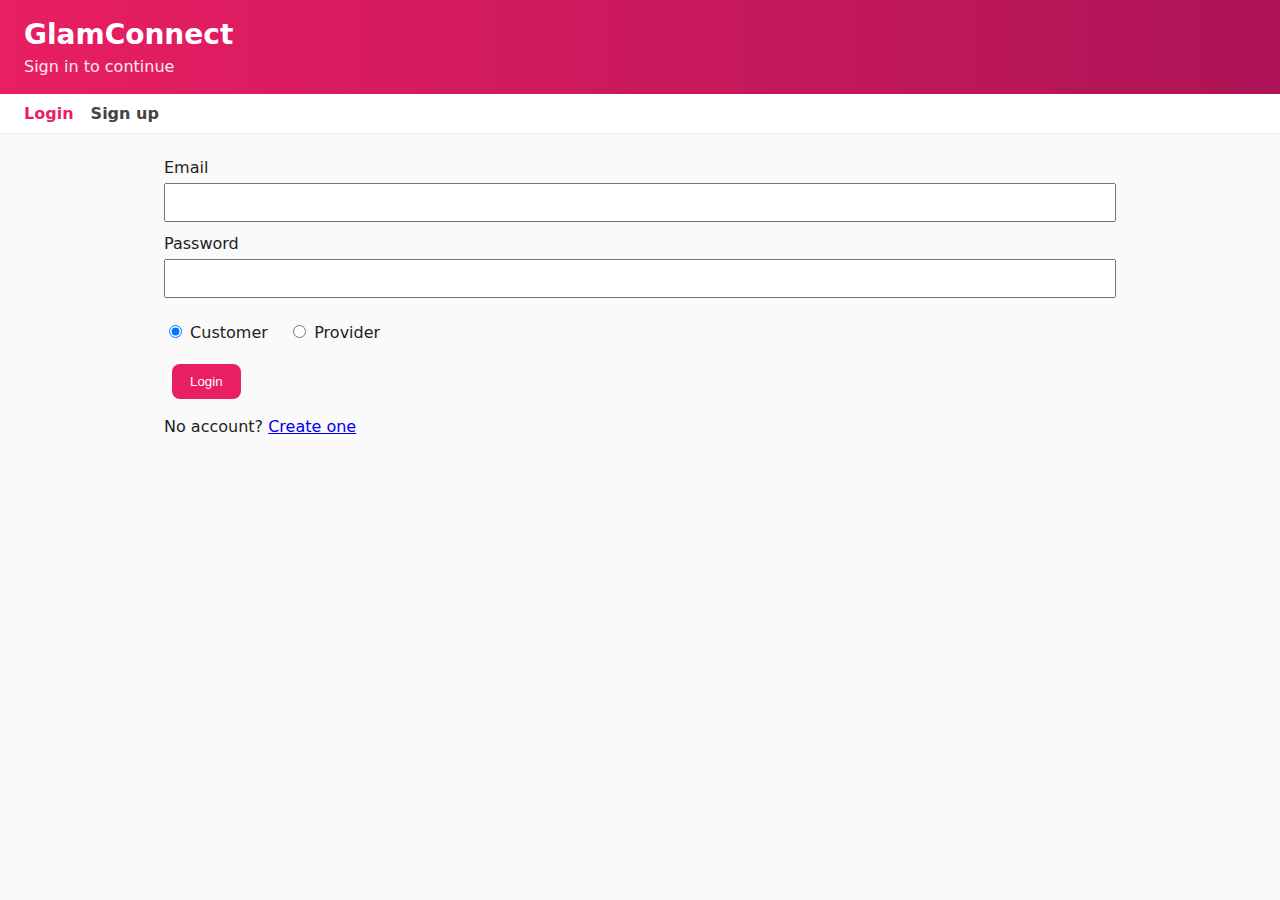
<file: doc/high-fidelity-prototype/index.html>
<!DOCTYPE html>
<html lang="en">
<head>
  <meta charset="UTF-8">
  <title>Login – GlamConnect</title>
  <link rel="stylesheet" href="styles.css">
</head>
<body>
  <header>
    <h1>GlamConnect</h1>
    <p>Sign in to continue</p>
  </header>

  <nav class="topnav">
    <a href="index.html" class="active">Login</a>
    <a href="signup.html">Sign up</a>
  </nav>

  <div class="main">
    <form onsubmit="
      const role = document.querySelector('input[name=role]:checked')?.value || 'customer';
      const target = role === 'provider'
        ? 'provider/home.html'
        : 'customer/home.html';
      location.href = target; 
      return false;">
      
      <label>Email</label><br>
      <input type="email" required style="width:100%;padding:10px;margin:6px 0 12px;"><br>
      
      <label>Password</label><br>
      <input type="password" required style="width:100%;padding:10px;margin:6px 0 16px;"><br>

      <div style="margin:8px 0 14px;">
        <label><input type="radio" name="role" value="customer" checked> Customer</label>
        &nbsp;&nbsp;
        <label><input type="radio" name="role" value="provider"> Provider</label>
      </div>

      <button class="button" type="submit">Login</button>
    </form>
    
    <p style="margin-top:10px;">No account? <a href="signup.html">Create one</a></p>
  </div>
</body>
</html>
</file>
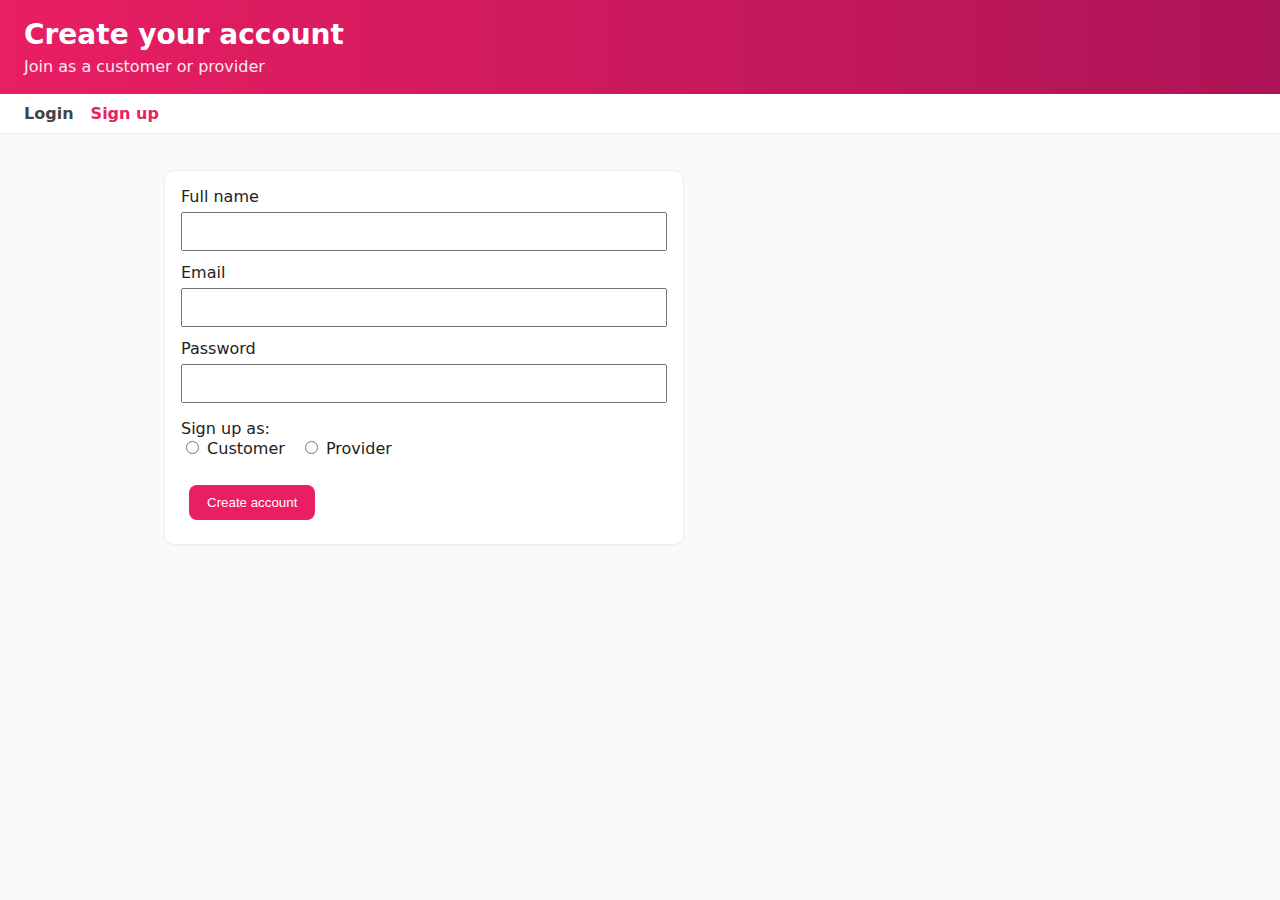
<file: doc/high-fidelity-prototype/signup.html>
<!DOCTYPE html>
<html lang="en">
<head>
  <meta charset="UTF-8">
  <title>Sign up – GLAM Connect</title>
  <link rel="stylesheet" href="styles.css">
</head>
<body>
  <header>
    <h1>Create your account</h1>
    <p>Join as a customer or provider</p>
  </header>

  <nav class="topnav">
    <a href="index.html">Login</a>
    <a href="signup.html" class="active">Sign up</a>
  </nav>

  <div class="main">
    <div class="card" style="max-width:520px;">
      <form onsubmit="redirectUser(); return false;">
        <label>Full name</label><br>
        <input required style="width:100%;padding:10px;margin:6px 0 12px;"><br>

        <label>Email</label><br>
        <input type="email" required style="width:100%;padding:10px;margin:6px 0 12px;"><br>

        <label>Password</label><br>
        <input type="password" required style="width:100%;padding:10px;margin:6px 0 16px;"><br>

        <!-- NEW: role selection -->
        <label>Sign up as:</label><br>
        <input type="radio" name="role" value="customer" required> Customer
        <input type="radio" name="role" value="provider" required style="margin-left:15px;"> Provider
        <br><br>

        <button class="button" type="submit">Create account</button>
      </form>
    </div>
  </div>

  <script>
    function redirectUser() {
      const role = document.querySelector('input[name="role"]:checked').value;
      if (role === "customer") {
        location.href = "customer/home.html";
      } else {
        location.href = "provider/home.html";
      }
    }
  </script>
</body>
</html>
</file>
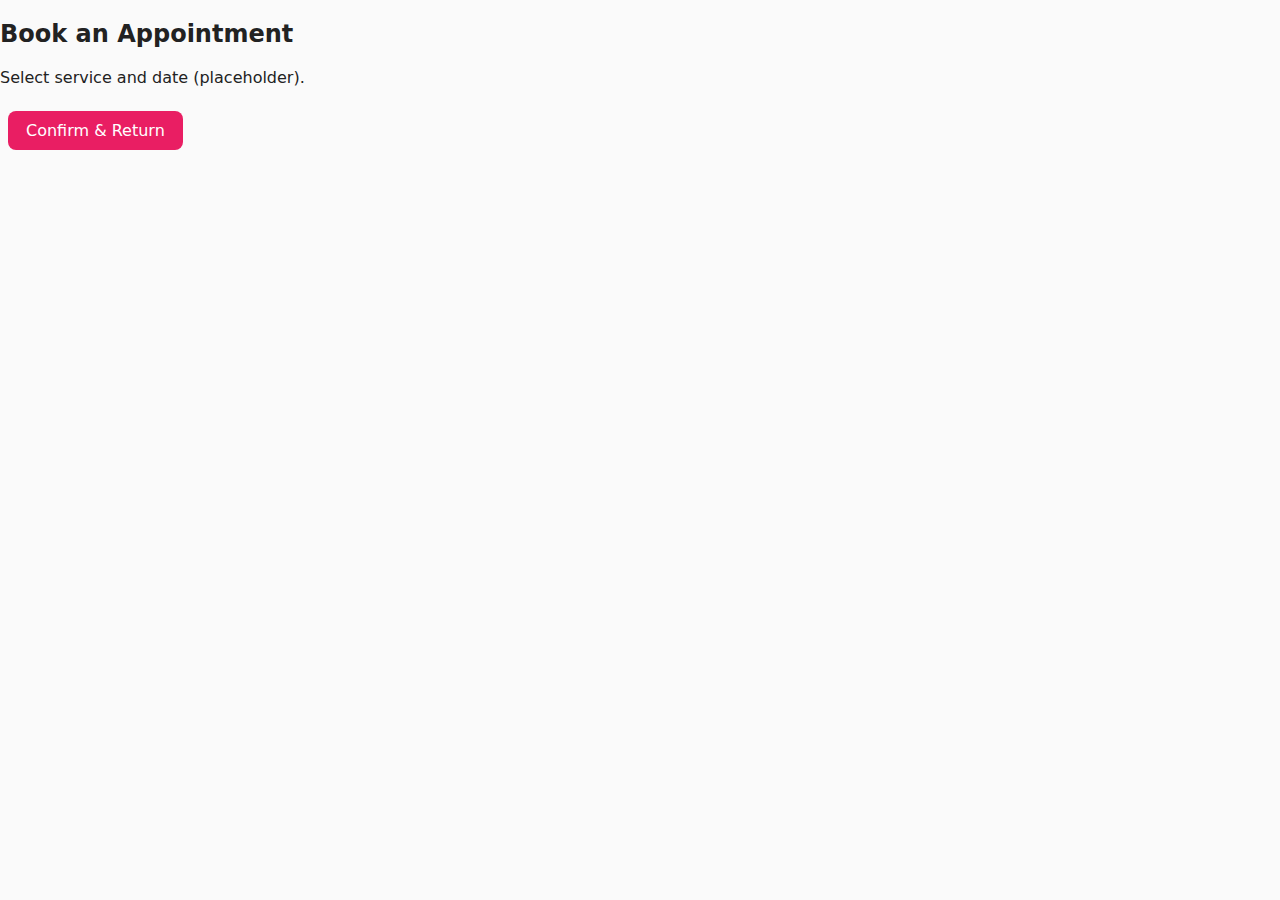
<file: doc/high-fidelity-prototype/customer/book.html>
<!DOCTYPE html>
<html lang="en">
<head>
  <meta charset="UTF-8">
  <title>Book Appointment</title>
  <link rel="stylesheet" href="../styles.css">
</head>
<body>
  <h2>Book an Appointment</h2>
  <p>Select service and date (placeholder).</p>
  <a class="button" href="home.html">Confirm & Return</a>
</body>
   
</html>
</file>
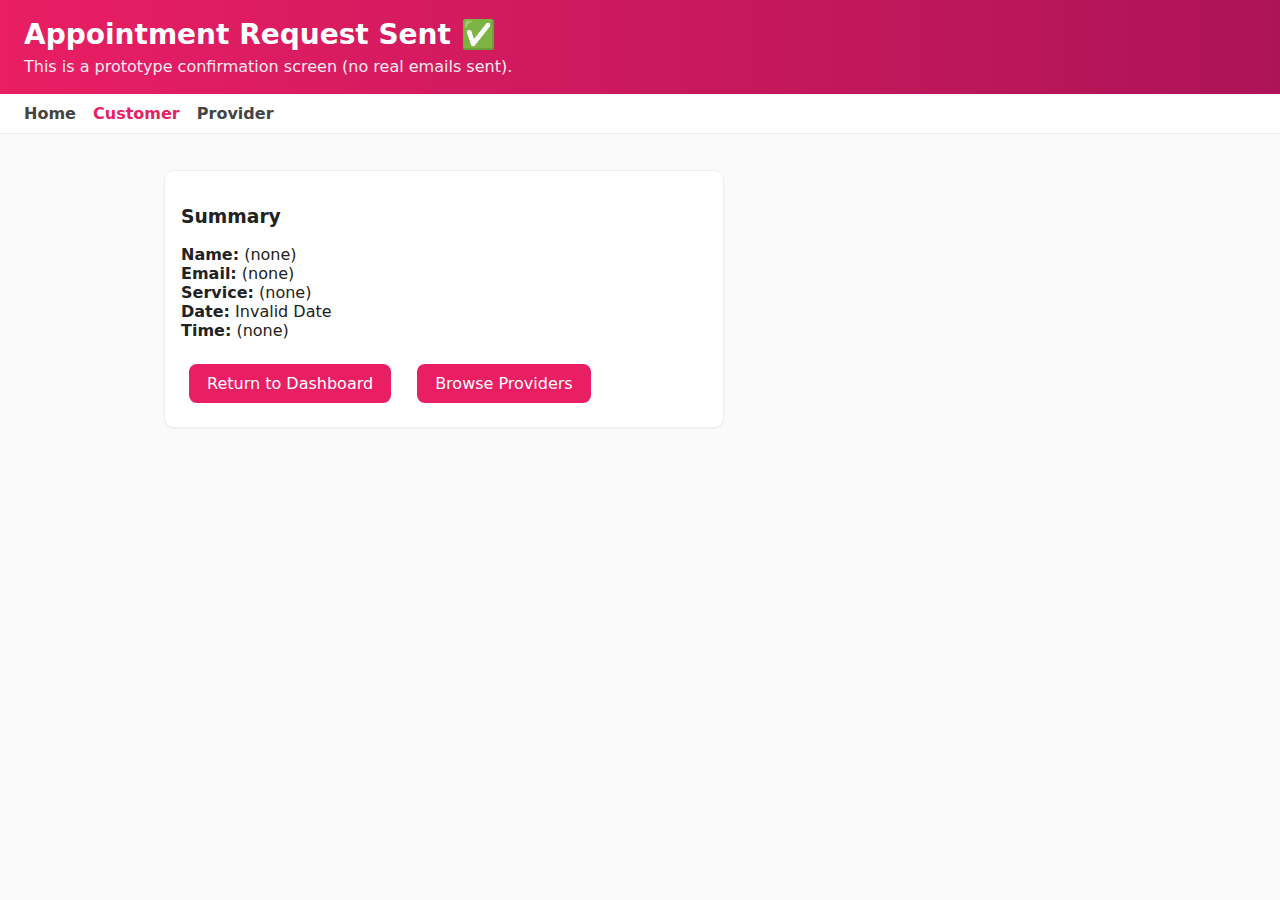
<file: doc/high-fidelity-prototype/customer/booking-confirmation.html>
<!DOCTYPE html>
<html lang="en">
<head>
  <meta charset="UTF-8" />
  <title>Booking Confirmed – GLAM Connect</title>
  <link rel="stylesheet" href="../styles.css" />
</head>
<body>
  <header>
    <h1>Appointment Request Sent ✅</h1>
    <p>This is a prototype confirmation screen (no real emails sent).</p>
  </header>

  <nav class="topnav">
    <a href="../index.html">Home</a>
    <a href="home.html" class="active">Customer</a>
    <a href="../provider/home.html">Provider</a>
  </nav>

  <div class="main">
    <div class="card" style="max-width:560px;">
      <h3>Summary</h3>
      <p id="summary">Loading…</p>

      <div style="display:flex; gap:10px; flex-wrap:wrap; margin-top:12px;">
        <a class="button" href="home.html">Return to Dashboard</a>
        <a class="button ghost" href="browse.html">Browse Providers</a>
      </div>
    </div>
  </div>

  <script>
    // Read query string to show a simple summary
    const params = new URLSearchParams(location.search);
    const service = params.get('service') || '(none)';
    const date = params.get('date') || '(none)';
    const time = params.get('time') || '(none)';
    const name = params.get('name') || '(none)';
    const email = params.get('email') || '(none)';

    const niceDate = date ? new Date(date + 'T00:00').toDateString() : '(none)';
    const summary = `
      <strong>Name:</strong> ${name}<br>
      <strong>Email:</strong> ${email}<br>
      <strong>Service:</strong> ${service}<br>
      <strong>Date:</strong> ${niceDate}<br>
      <strong>Time:</strong> ${time}
    `;
    document.getElementById('summary').innerHTML = summary;
  </script>
</body>
</html>
</file>
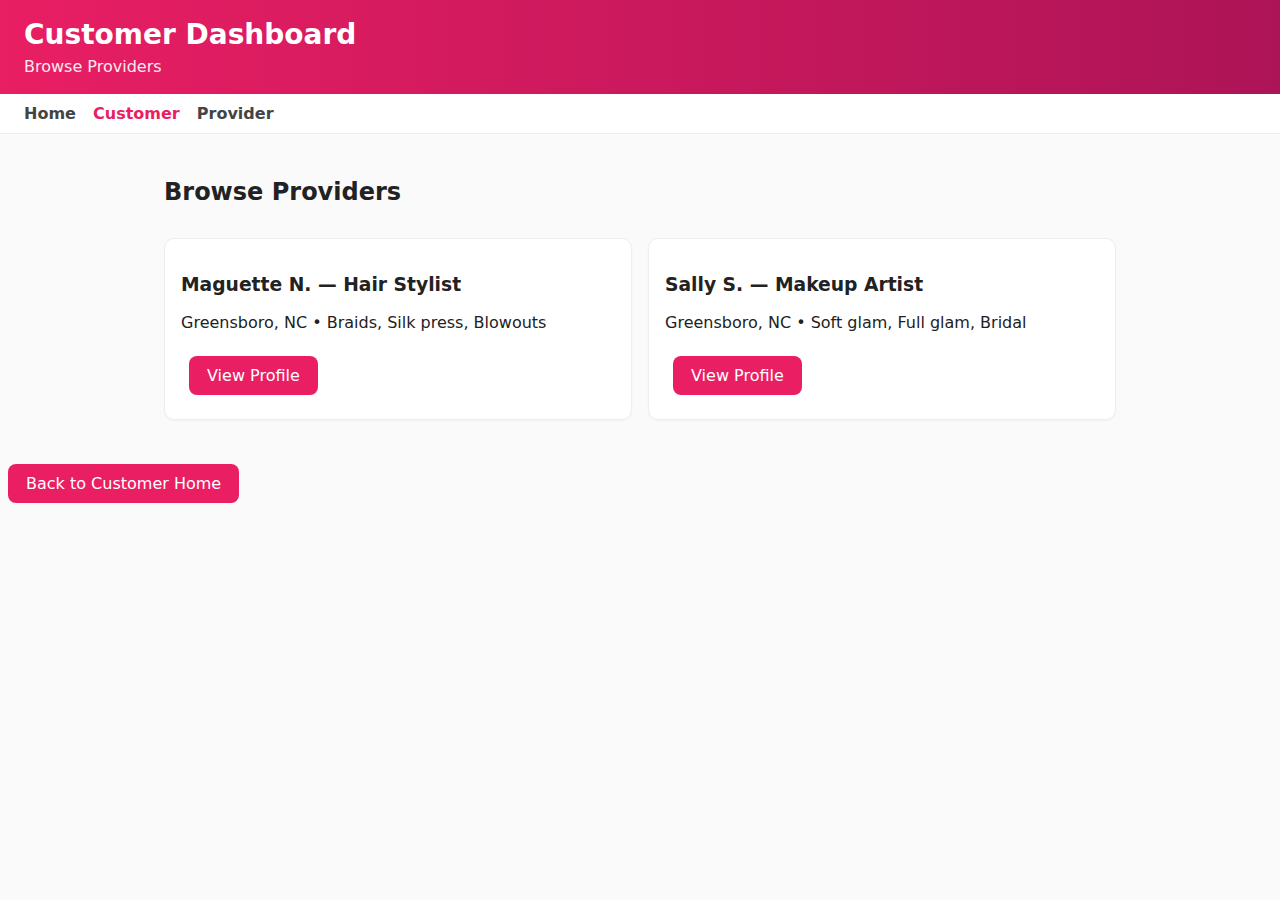
<file: doc/high-fidelity-prototype/customer/browse.html>
<!DOCTYPE html>
<html lang="en">
<head>
  <meta charset="UTF-8">
  <title>Browse Providers</title>
  <link rel="stylesheet" href="../styles.css">
</head>
<body>
  <header>
    <h1>Customer Dashboard</h1>
    <p>Browse Providers</p>
  </header>

  <nav class="topnav">
    <a href="../index.html">Home</a>
    <a href="home.html" class="active">Customer</a>
    <a href="../provider/home.html">Provider</a>
  </nav>

  <div class="main">
    <h2>Browse Providers</h2>
    <div class="grid">
  
      <div class="card">
        <h3>Maguette N. — Hair Stylist</h3>
        <p>Greensboro, NC • Braids, Silk press, Blowouts</p>
        <a class="button" href="provider-profile-hair.html">View Profile</a>
      </div>
  
      <div class="card">
        <h3>Sally S. — Makeup Artist</h3>
        <p>Greensboro, NC • Soft glam, Full glam, Bridal</p>
        <a class="button" href="provider-profile-makeup.html">View Profile</a>
      </div>
  
    </div>
  </div>
    <a class="button" href="home.html">Back to Customer Home</a>
  </div>
</body>
</html>
</file>
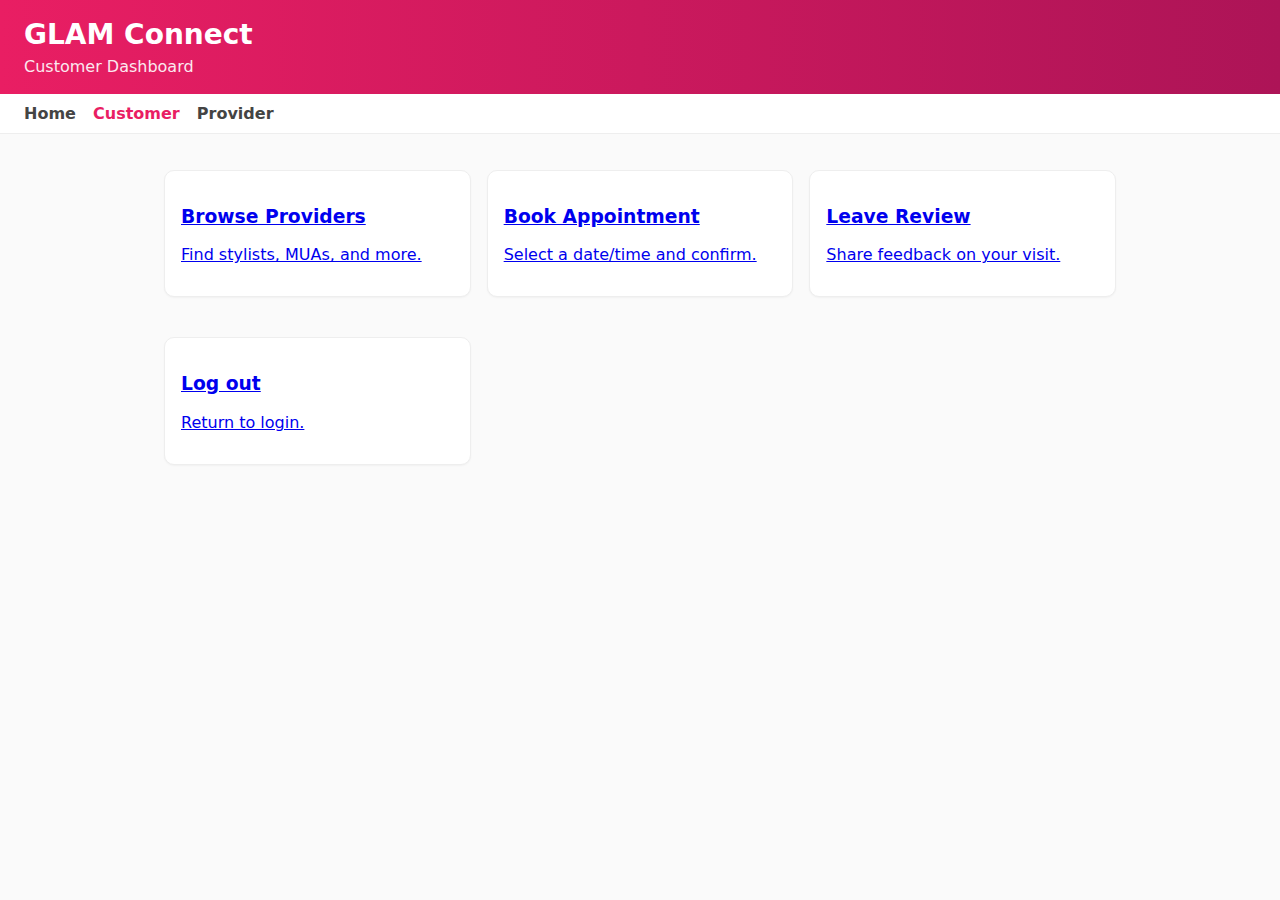
<file: doc/high-fidelity-prototype/customer/home.html>
<!DOCTYPE html>
<html lang="en">
<head>
  <meta charset="UTF-8">
  <title>Customer Home</title>
  <link rel="stylesheet" href="../styles.css">
</head>
<body>
  <header>
    <h1>GLAM Connect</h1>
    <p>Customer Dashboard</p>
  </header>

  <nav class="topnav">
    <a href="../index.html">Home</a>
    <a href="home.html" class="active">Customer</a>
    <a href="../provider/home.html">Provider</a>
  </nav>

  <div class="main">
    <div class="grid">
      <a class="card" href="browse.html">
        <h3>Browse Providers</h3>
        <p>Find stylists, MUAs, and more.</p>
      </a>
      <a class="card" href="book.html">
        <h3>Book Appointment</h3>
        <p>Select a date/time and confirm.</p>
      </a>
      <a class="card" href="review.html">
        <h3>Leave Review</h3>
        <p>Share feedback on your visit.</p>
      </a>
      <a class="card" href="../index.html">
        <h3>Log out</h3>
        <p>Return to login.</p>
      </a>
    </div>
  </div>
</body>
</html>
</file>
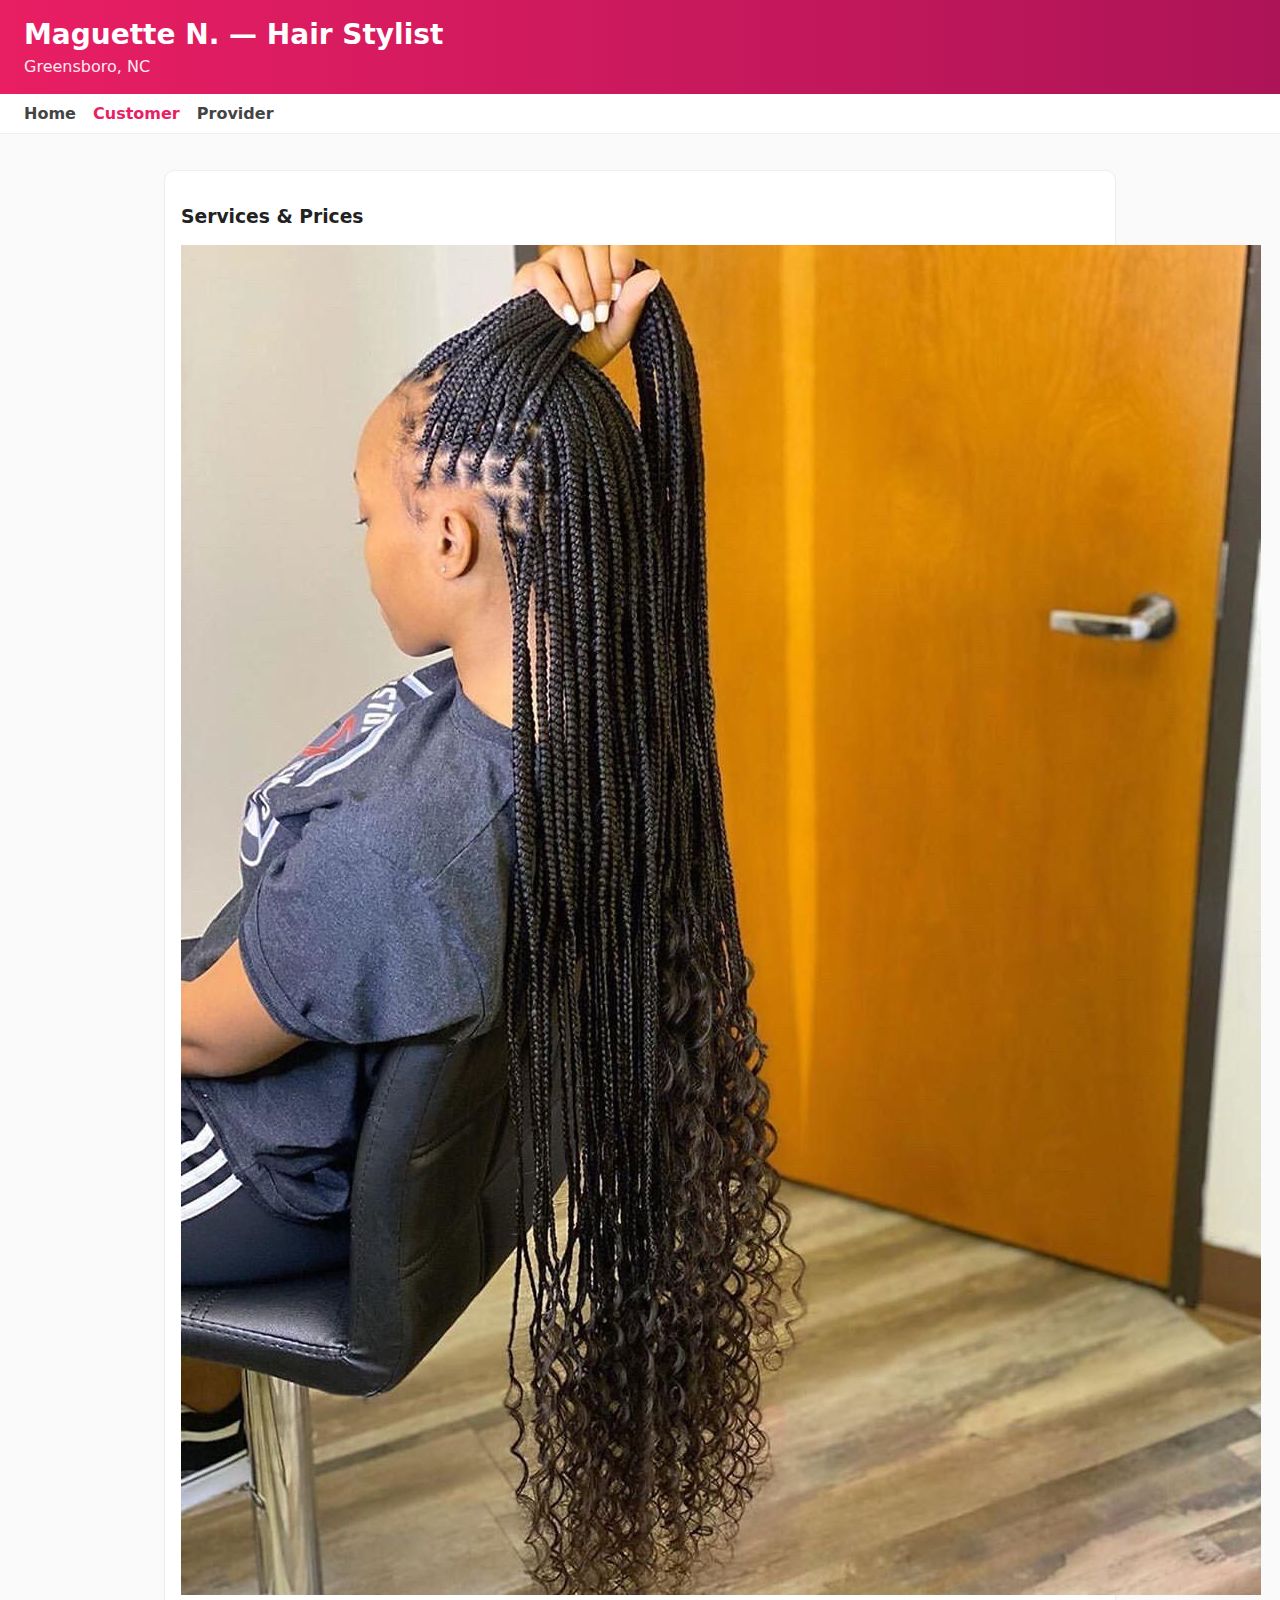
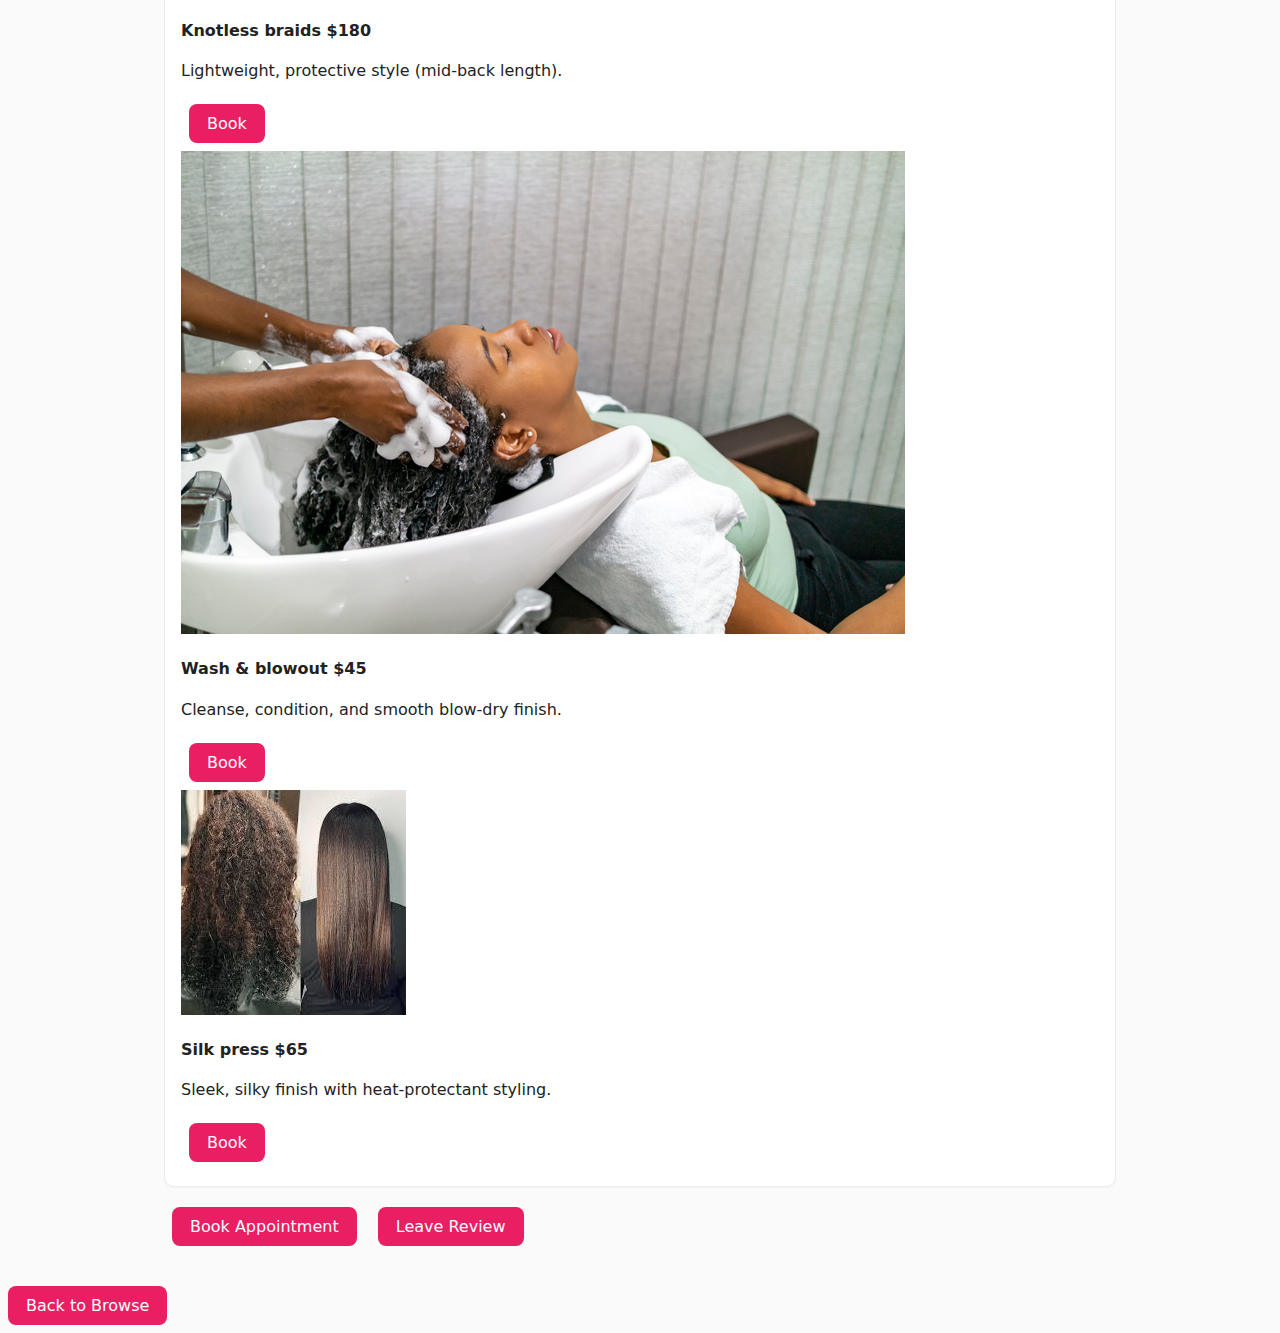
<file: doc/high-fidelity-prototype/customer/provider-profile-hair.html>
<!DOCTYPE html>
<html lang="en">
<head>
  <meta charset="UTF-8">
  <title>Provider Profile – Hair Stylist</title>
  <link rel="stylesheet" href="../styles.css">
</head>
<body>
  <header>
    <h1>Maguette N. — Hair Stylist</h1>
    <p>Greensboro, NC</p>
  </header>

  <nav class="topnav">
    <a href="../index.html">Home</a>
    <a class="active" href="home.html">Customer</a>
    <a href="../provider/home.html">Provider</a>
  </nav>

  <div class="main">
    <div class="card">
      <h3>Services & Prices</h3>
    
      <div class="service-grid">
        <!-- Knotless braids -->
        <div class="service-card">
          <img class="hero" src="../images/hair1.jpg" alt="Knotless Braids">
          <div class="body">
            <h4>Knotless braids <span class="badge">$180</span></h4>
            <p>Lightweight, protective style (mid-back length).</p>
            <a class="button" href="book.html?service=Knotless%20braids">Book</a>
          </div>
        </div>
    
        <!-- Wash & blowout -->
        <div class="service-card">
         <img class="hero" src="../images/hair2.jpg" alt="Wash and blowout">
          <div class="body">
            <h4>Wash &amp; blowout <span class="badge">$45</span></h4>
            <p>Cleanse, condition, and smooth blow-dry finish.</p>
            <a class="button" href="book.html?service=Wash%20%26%20blowout">Book</a>
          </div>
        </div>
    
        <!-- Silk press -->
        <div class="service-card">
          <img class="hero" src="../images/hair3.jpg" alt="Silk press">
          <div class="body">
            <h4>Silk press <span class="badge">$65</span></h4>
            <p>Sleek, silky finish with heat-protectant styling.</p>
            <a class="button" href="book.html?service=Silk%20press">Book</a>
          </div>
        </div>
      </div>
    </div>
      </ul>
      <a class="button" href="book.html">Book Appointment</a>
      <a class="button" href="review.html">Leave Review</a>
    </div>
    <a class="button" href="browse.html">Back to Browse</a>
  </div>
</body>
</html>
</file>
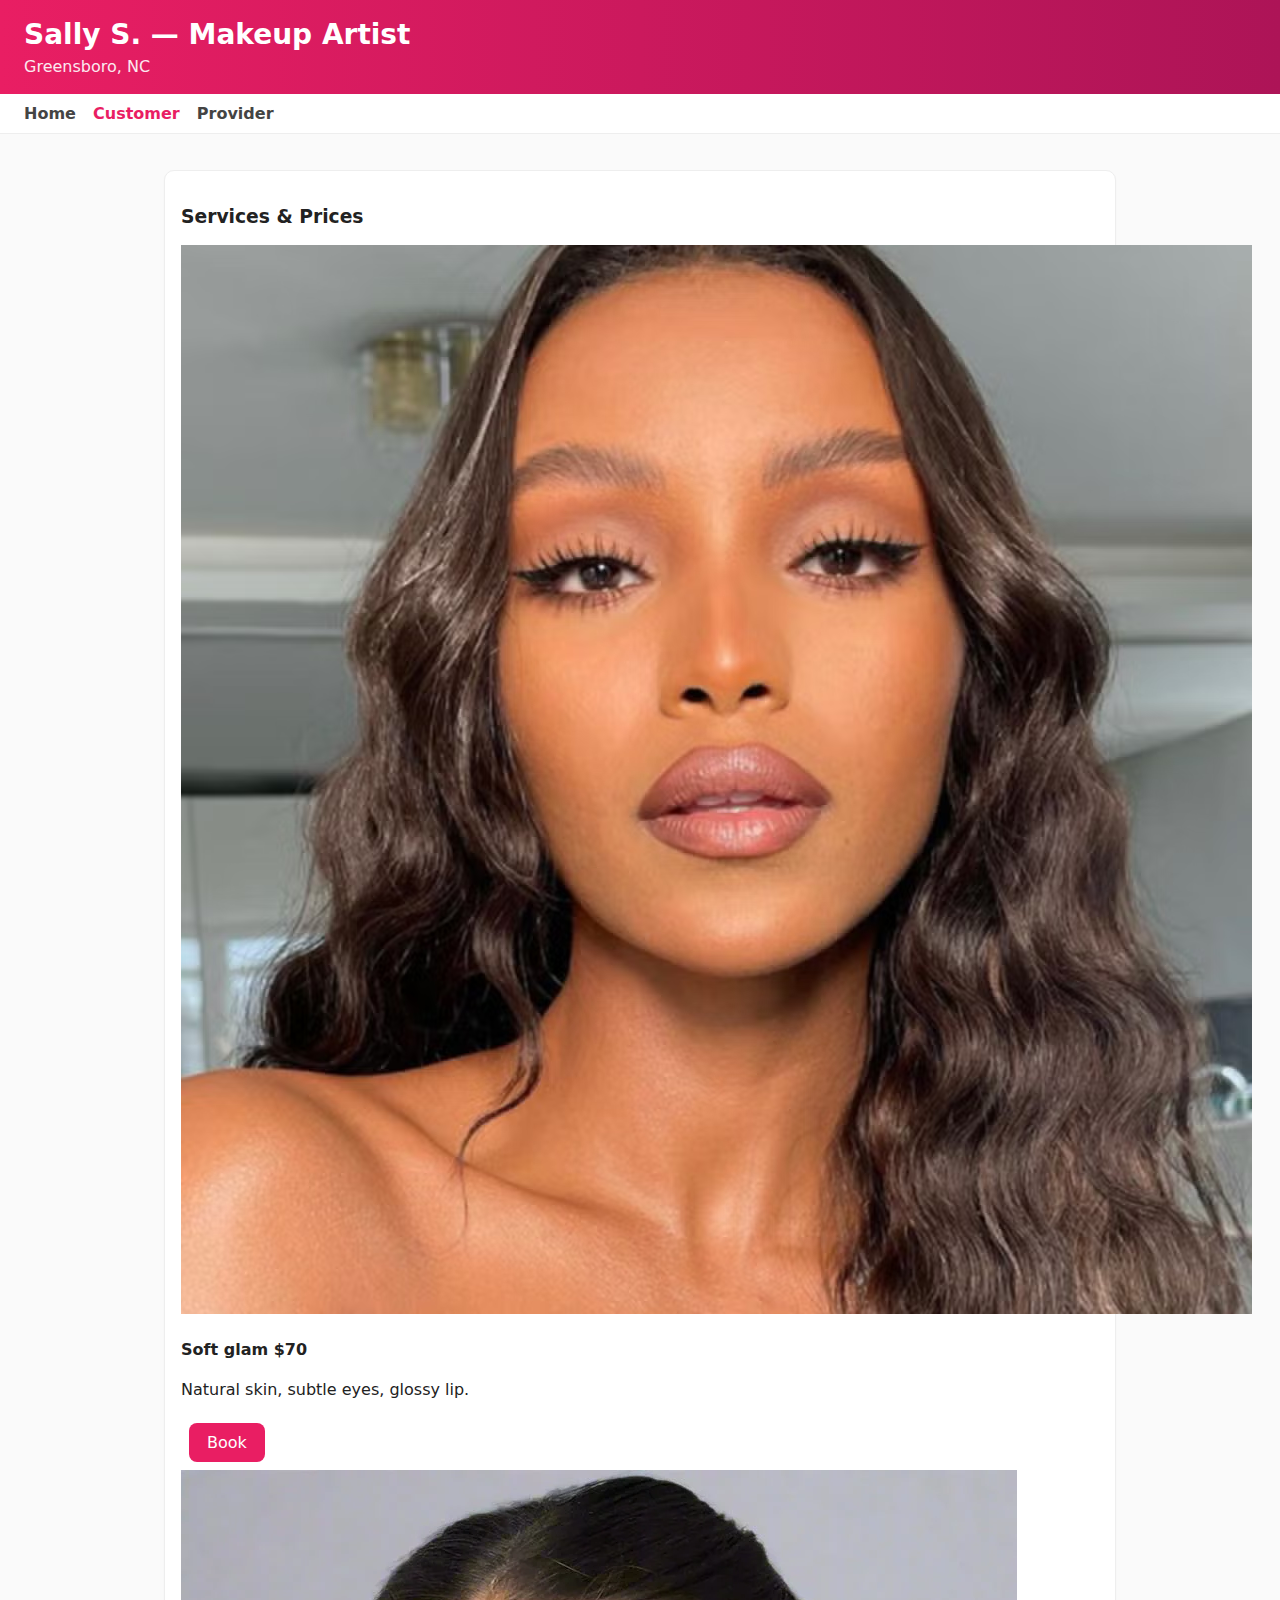
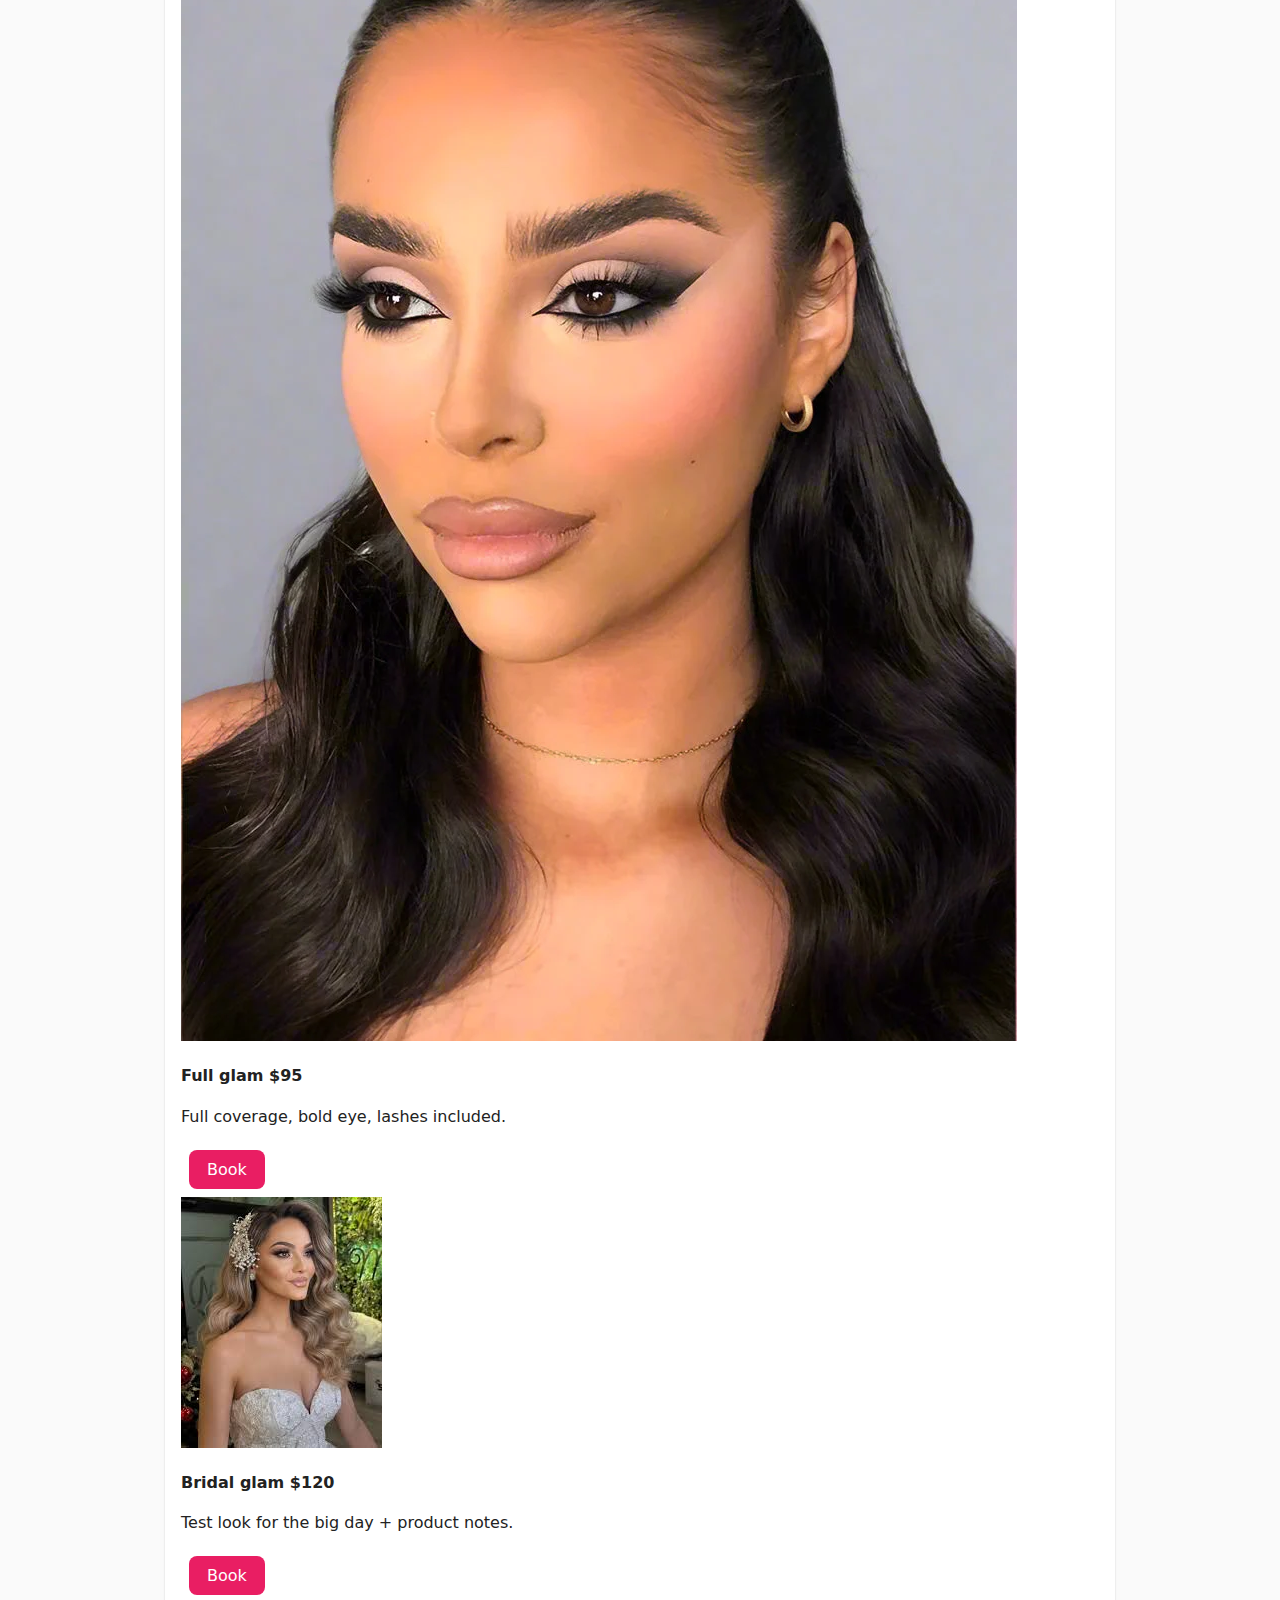
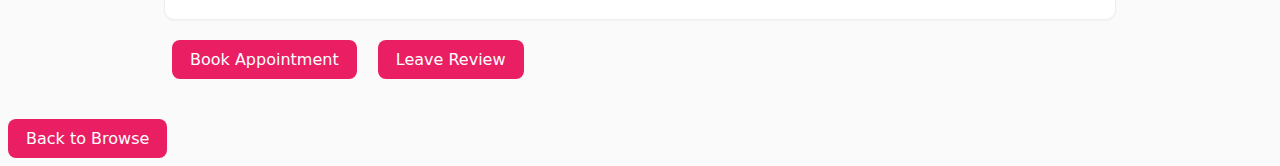
<file: doc/high-fidelity-prototype/customer/provider-profile-makeup.html>
<!DOCTYPE html>
<html lang="en">
<head>
  <meta charset="UTF-8">
  <title>Provider Profile – Makeup Artist</title>
  <link rel="stylesheet" href="../styles.css">
</head>
<body>
  <header>
    <h1>Sally S. — Makeup Artist</h1>
    <p>Greensboro, NC</p>
  </header>

  <nav class="topnav">
    <a href="../index.html">Home</a>
    <a class="active" href="home.html">Customer</a>
    <a href="../provider/home.html">Provider</a>
  </nav>

  <div class="main">
    <div class="card">
        <h3>Services & Prices</h3>
      
        <div class="service-grid">
          <!-- Soft glam -->
          <div class="service-card">
            <img class="hero" src="../images/makeup1.jpg" alt="Soft glam makeup">
            <div class="body">
              <h4>Soft glam <span class="badge">$70</span></h4>
              <p>Natural skin, subtle eyes, glossy lip.</p>
              <a class="button" href="book.html?service=Soft%20glam">Book</a>
            </div>
          </div>
      
          <!-- Full glam -->
          <div class="service-card">
            <img class="hero" src="../images/makeup2.jpg" alt="Full glam makeup">
            <div class="body">
              <h4>Full glam <span class="badge">$95</span></h4>
              <p>Full coverage, bold eye, lashes included.</p>
              <a class="button" href="book.html?service=Full%20glam">Book</a>
            </div>
          </div>
      
          <!-- Bridal trial -->
          <div class="service-card">
            <img class="hero" src="../images/makeup3.jpg" alt="Bridal makeup trial">
            <div class="body">
              <h4>Bridal glam <span class="badge">$120</span></h4>
              <p>Test look for the big day + product notes.</p>
              <a class="button" href="book.html?service=Bridal%20trial">Book</a>
            </div>
          </div>
        </div>
      </div>
      </ul>
      <a class="button" href="book.html">Book Appointment</a>
      <a class="button" href="review.html">Leave Review</a>
    </div>
    <a class="button" href="browse.html">Back to Browse</a>
  </div>
</body>
</html>
</file>
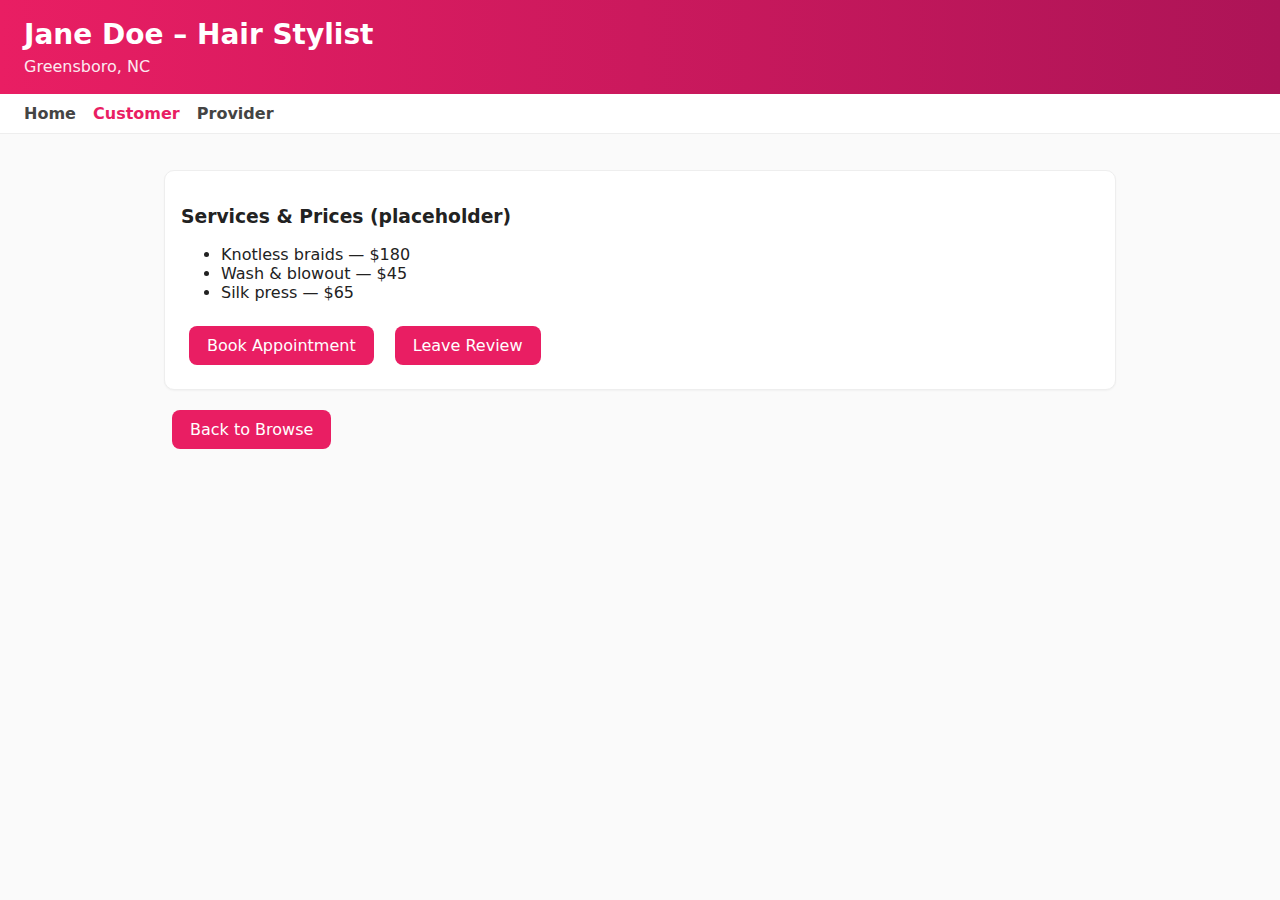
<file: doc/high-fidelity-prototype/customer/provider-profile.html>
<!DOCTYPE html>
<html lang="en">
<head>
  <meta charset="UTF-8">
  <title>Provider Profile</title>
  <link rel="stylesheet" href="../styles.css">
</head>
<body>
  <header><h1>Jane Doe – Hair Stylist</h1><p>Greensboro, NC</p></header>
  <nav class="topnav">
    <a href="../index.html">Home</a>
    <a href="home.html" class="active">Customer</a>
    <a href="../provider/home.html">Provider</a>
  </nav>
  <div class="main">
    <div class="card">
      <h3>Services & Prices (placeholder)</h3>
      <ul>
        <li>Knotless braids — $180</li>
        <li>Wash & blowout — $45</li>
        <li>Silk press — $65</li>
      </ul>
      <a class="button" href="book.html">Book Appointment</a>
      <a class="button" href="review.html">Leave Review</a>
    </div>
    <a class="button" href="browse.html">Back to Browse</a>
  </div>
</body>
</html>
</file>
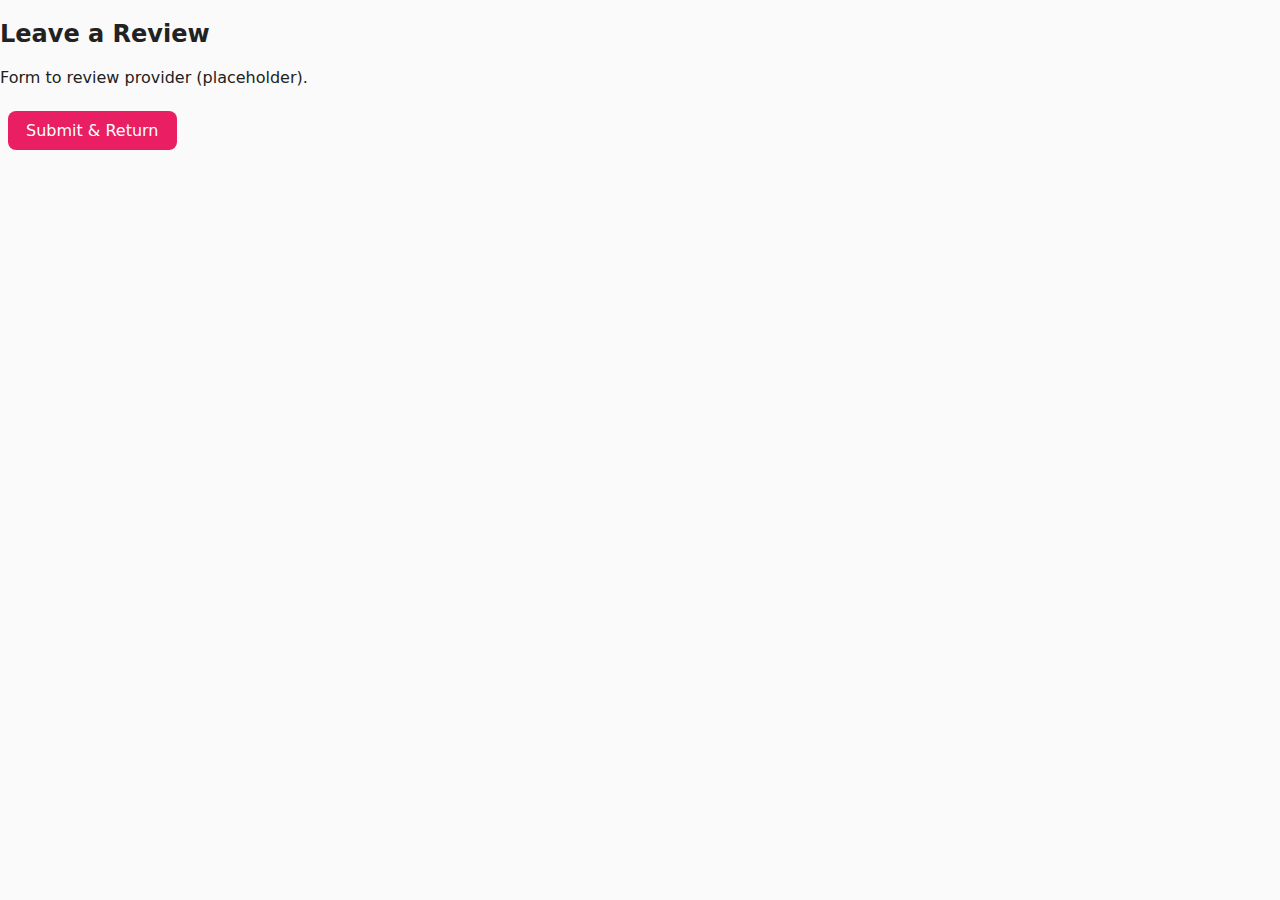
<file: doc/high-fidelity-prototype/customer/review.html>
<!DOCTYPE html>
<html lang="en">
<head>
  <meta charset="UTF-8">
  <title>Leave a Review</title>
  <link rel="stylesheet" href="../styles.css">
</head>
<body>
  <h2>Leave a Review</h2>
  <p>Form to review provider (placeholder).</p>
  <a class="button" href="home.html">Submit & Return</a>
</body>
</html>
</file>
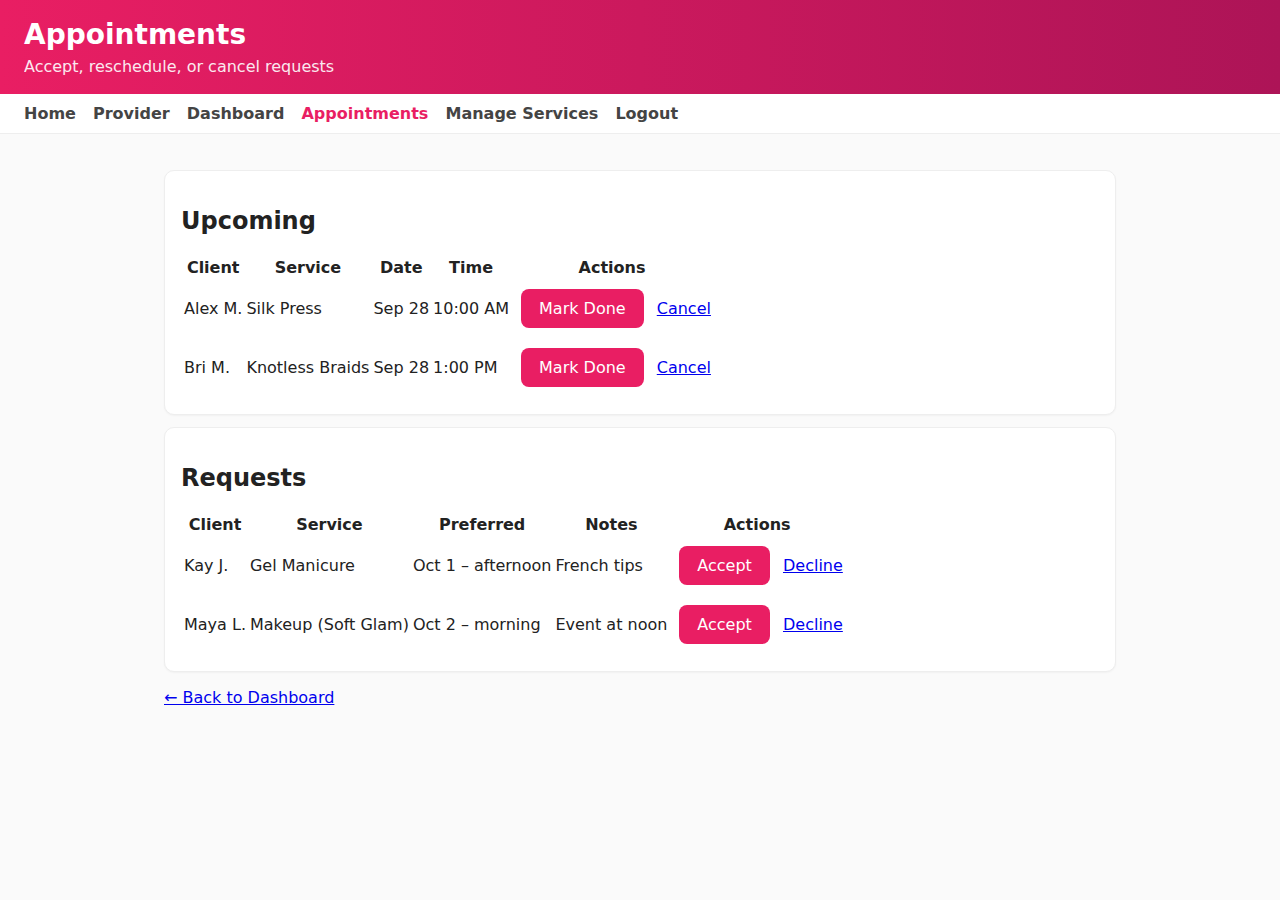
<file: doc/high-fidelity-prototype/provider/appointments.html>
<!DOCTYPE html>
<html lang="en">
<head>
  <meta charset="UTF-8" />
  <title>Appointments – GLAM Connect</title>
  <link rel="stylesheet" href="../styles.css" />
</head>
<body>
  <header>
    <h1>Appointments</h1>
    <p>Accept, reschedule, or cancel requests</p>
  </header>

  <nav class="topnav">
    <a href="../index.html">Home</a>
    <a href="home.html">Provider</a>
    <a href="dashboard.html">Dashboard</a>
    <a class="active" href="appointments.html">Appointments</a>
    <a href="manage.html">Manage Services</a>
    <a href="../index.html">Logout</a>
  </nav>

  <div class="main">
    <div class="card">
      <h2>Upcoming</h2>
      <table class="table">
        <thead>
          <tr><th>Client</th><th>Service</th><th>Date</th><th>Time</th><th>Actions</th></tr>
        </thead>
        <tbody>
          <tr>
            <td>Alex M.</td>
            <td>Silk Press</td>
            <td>Sep 28</td>
            <td>10:00 AM</td>
            <td>
              <a class="button" href="#">Mark Done</a>
              <a class="button-outline" href="#">Cancel</a>
            </td>
          </tr>
          <tr>
            <td>Bri M.</td>
            <td>Knotless Braids</td>
            <td>Sep 28</td>
            <td>1:00 PM</td>
            <td>
              <a class="button" href="#">Mark Done</a>
              <a class="button-outline" href="#">Cancel</a>
            </td>
          </tr>
        </tbody>
      </table>
    </div>

    <div class="card">
      <h2>Requests</h2>
      <table class="table">
        <thead>
          <tr><th>Client</th><th>Service</th><th>Preferred</th><th>Notes</th><th>Actions</th></tr>
        </thead>
        <tbody>
          <tr>
            <td>Kay J.</td>
            <td>Gel Manicure</td>
            <td>Oct 1 – afternoon</td>
            <td>French tips</td>
            <td>
              <a class="button" href="#">Accept</a>
              <a class="button-outline" href="#">Decline</a>
            </td>
          </tr>
          <tr>
            <td>Maya L.</td>
            <td>Makeup (Soft Glam)</td>
            <td>Oct 2 – morning</td>
            <td>Event at noon</td>
            <td>
              <a class="button" href="#">Accept</a>
              <a class="button-outline" href="#">Decline</a>
            </td>
          </tr>
        </tbody>
      </table>
    </div>

    <p><a href="dashboard.html">← Back to Dashboard</a></p>
  </div>
</body>
</html>
</file>
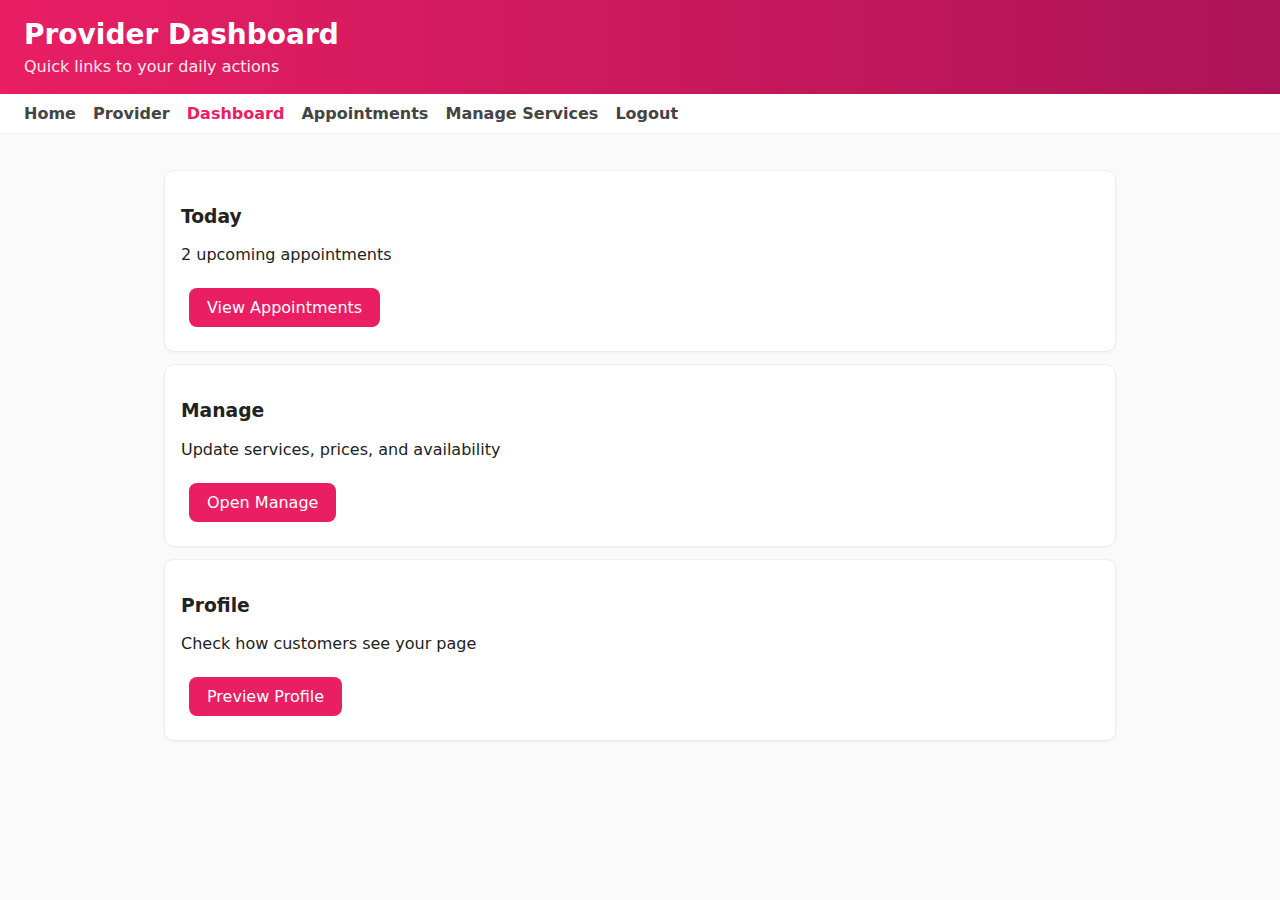
<file: doc/high-fidelity-prototype/provider/dashboard.html>
<!DOCTYPE html>
<html lang="en">
<head>
  <meta charset="UTF-8" />
  <title>Provider Dashboard – GLAM Connect</title>
  <link rel="stylesheet" href="../styles.css" />
</head>
<body>
  <header>
    <h1>Provider Dashboard</h1>
    <p>Quick links to your daily actions</p>
  </header>

  <nav class="topnav">
    <a href="../index.html">Home</a>
    <a href="home.html">Provider</a>
    <a class="active" href="dashboard.html">Dashboard</a>
    <a href="appointments.html">Appointments</a>
    <a href="manage.html">Manage Services</a>
    <a href="../index.html">Logout</a>
  </nav>

  <div class="main">
    <div class="grid-3">
      <div class="card">
        <h3>Today</h3>
        <p>2 upcoming appointments</p>
        <a class="button" href="appointments.html">View Appointments</a>
      </div>
      <div class="card">
        <h3>Manage</h3>
        <p>Update services, prices, and availability</p>
        <a class="button" href="manage.html">Open Manage</a>
      </div>
      <div class="card">
        <h3>Profile</h3>
        <p>Check how customers see your page</p>
        <a class="button" href="../customer/provider-profile.html">Preview Profile</a>
      </div>
    </div>
  </div>
</body>
</html>
</file>
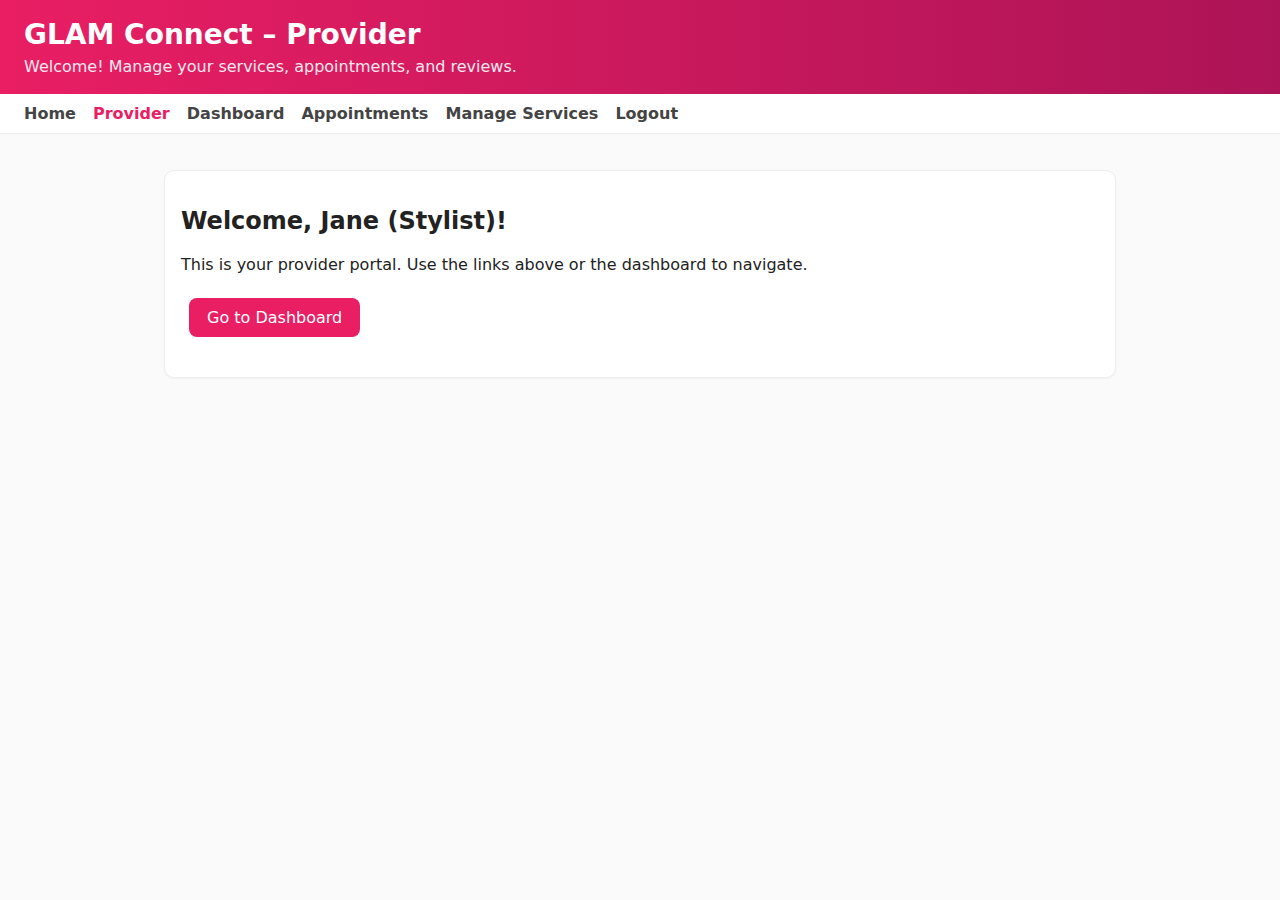
<file: doc/high-fidelity-prototype/provider/home.html>
<!DOCTYPE html>
<html lang="en">
<head>
  <meta charset="UTF-8" />
  <title>Provider Home – GLAM Connect</title>
  <link rel="stylesheet" href="../styles.css" />
</head>
<body>
  <header>
    <h1>GLAM Connect – Provider</h1>
    <p>Welcome! Manage your services, appointments, and reviews.</p>
  </header>

  <nav class="topnav">
    <a href="../index.html">Home</a>
    <a class="active" href="home.html">Provider</a>
    <a href="dashboard.html">Dashboard</a>
    <a href="appointments.html">Appointments</a>
    <a href="manage.html">Manage Services</a>
    <a href="../index.html">Logout</a>
  </nav>

  <div class="main">
    <div class="card">
      <h2>Welcome, Jane (Stylist)!</h2>
      <p>This is your provider portal. Use the links above or the dashboard to navigate.</p>
      <p><a class="button" href="dashboard.html">Go to Dashboard</a></p>
    </div>
  </div>
</body>
</html>
</file>
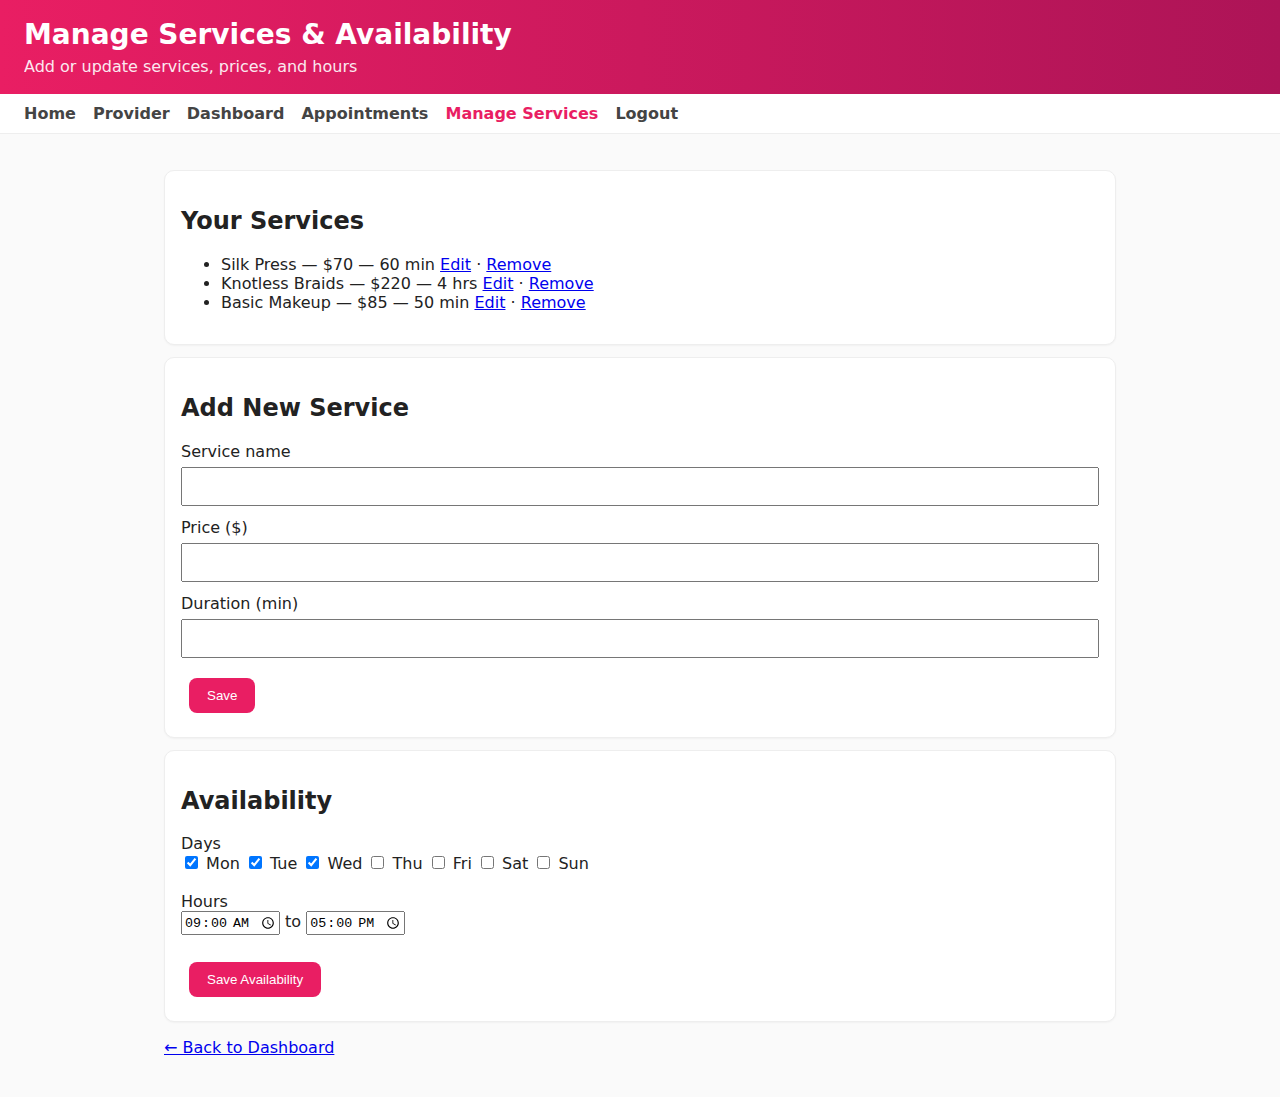
<file: doc/high-fidelity-prototype/provider/manage.html>
<!DOCTYPE html>
<html lang="en">
<head>
  <meta charset="UTF-8" />
  <title>Manage Services – GLAM Connect</title>
  <link rel="stylesheet" href="../styles.css" />
</head>
<body>
  <header>
    <h1>Manage Services & Availability</h1>
    <p>Add or update services, prices, and hours</p>
  </header>

  <nav class="topnav">
    <a href="../index.html">Home</a>
    <a href="home.html">Provider</a>
    <a href="dashboard.html">Dashboard</a>
    <a href="appointments.html">Appointments</a>
    <a class="active" href="manage.html">Manage Services</a>
    <a href="../index.html">Logout</a>
  </nav>

  <div class="main">
    <div class="grid-2">
      <div class="card">
        <h2>Your Services</h2>
        <ul class="list">
          <li>Silk Press — $70 — 60 min <a href="#">Edit</a> · <a href="#">Remove</a></li>
          <li>Knotless Braids — $220 — 4 hrs <a href="#">Edit</a> · <a href="#">Remove</a></li>
          <li>Basic Makeup — $85 — 50 min <a href="#">Edit</a> · <a href="#">Remove</a></li>
        </ul>
      </div>

      <div class="card">
        <h2>Add New Service</h2>
        <form onsubmit="alert('Service saved (prototype)'); return false;">
          <label>Service name</label><br>
          <input style="width:100%;padding:10px;margin:6px 0 12px;"><br>

          <label>Price ($)</label><br>
          <input type="number" style="width:100%;padding:10px;margin:6px 0 12px;"><br>

          <label>Duration (min)</label><br>
          <input type="number" style="width:100%;padding:10px;margin:6px 0 12px;"><br>

          <button class="button" type="submit">Save</button>
        </form>
      </div>
    </div>

    <div class="card">
      <h2>Availability</h2>
      <form onsubmit="alert('Availability saved (prototype)'); return false;">
        <label>Days</label><br>
        <input type="checkbox" checked> Mon
        <input type="checkbox" checked> Tue
        <input type="checkbox" checked> Wed
        <input type="checkbox"> Thu
        <input type="checkbox"> Fri
        <input type="checkbox"> Sat
        <input type="checkbox"> Sun
        <br><br>

        <label>Hours</label><br>
        <input type="time" value="09:00"> to <input type="time" value="17:00">
        <br><br>

        <button class="button" type="submit">Save Availability</button>
      </form>
    </div>

    <p><a href="dashboard.html">← Back to Dashboard</a></p>
  </div>
</body>
</html>
</file>
<file: doc/high-fidelity-prototype/styles.css>
/* Reset-ish */
* { box-sizing: border-box; }
body {
  font-family: system-ui, -apple-system, Segoe UI, Roboto, Arial, sans-serif;
  margin: 0;
  color: #222;
  background: #fafafa;
}

/* Header / Brand */
header {
  background: linear-gradient(90deg, #e91e63, #ad1457);
  color: #fff;
  padding: 18px 24px;
}
header h1 { margin: 0 0 6px; font-size: 28px; }
header p { margin: 0; opacity: .9; }

/* Container */
.main { padding: 24px; max-width: 1000px; margin: 0 auto; }

/* Buttons */
a.button, button.button {
  display: inline-block;
  margin: 8px;
  padding: 10px 18px;
  text-decoration: none;
  background: #e91e63;
  color: #fff;
  border-radius: 8px;
  border: none;
  cursor: pointer;
}
a.button:hover, button.button:hover { background: #c2185b; }

/* Top Nav */
nav.topnav {
  background: #fff;
  border-bottom: 1px solid #eee;
  padding: 10px 24px;
}
nav.topnav a {
  margin-right: 12px;
  text-decoration: none;
  color: #444;
  font-weight: 600;
}
nav.topnav a.active { color: #e91e63; }

/* Cards / Lists */
.card {
  background: #fff;
  border: 1px solid #eee;
  border-radius: 10px;
  padding: 16px;
  margin: 12px 0;
  box-shadow: 0 1px 2px rgba(0,0,0,.04);
}
.grid { display: grid; gap: 16px; grid-template-columns: repeat(auto-fit, minmax(260px, 1fr)); }
</file>
